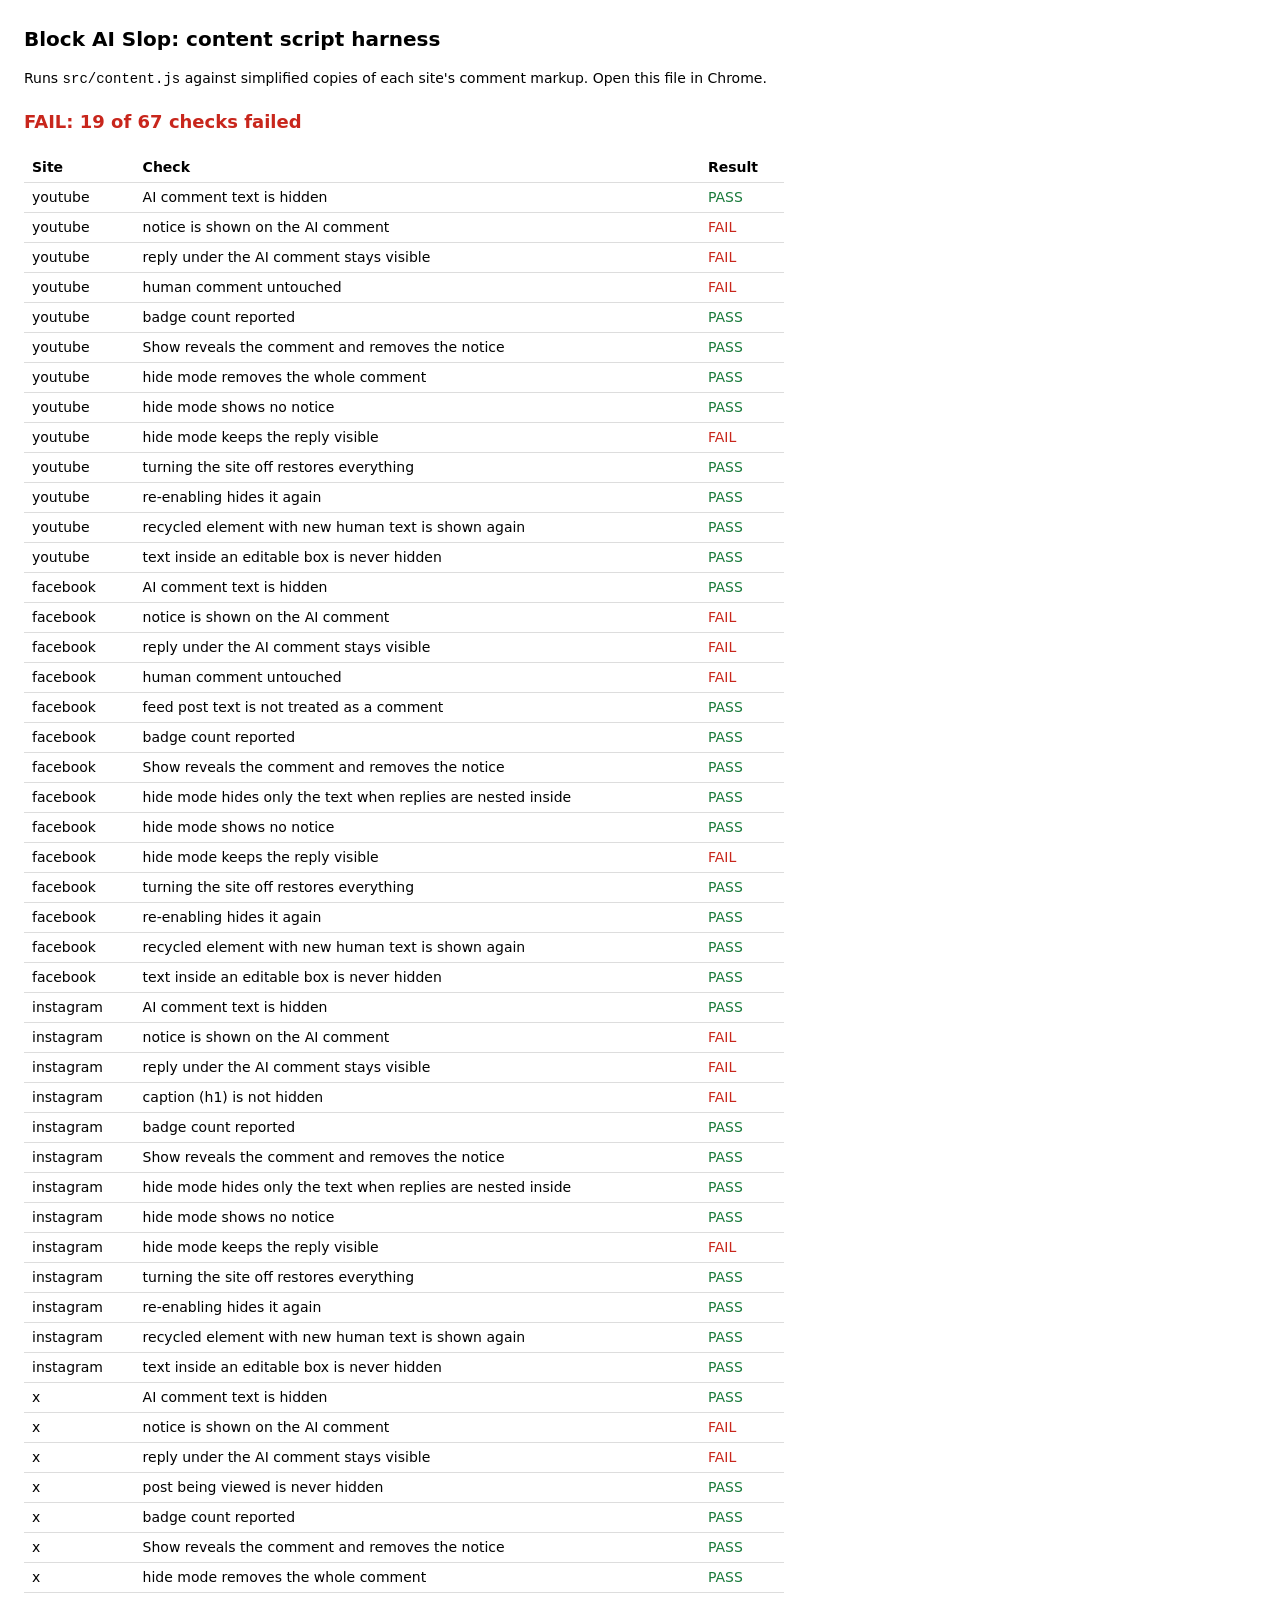
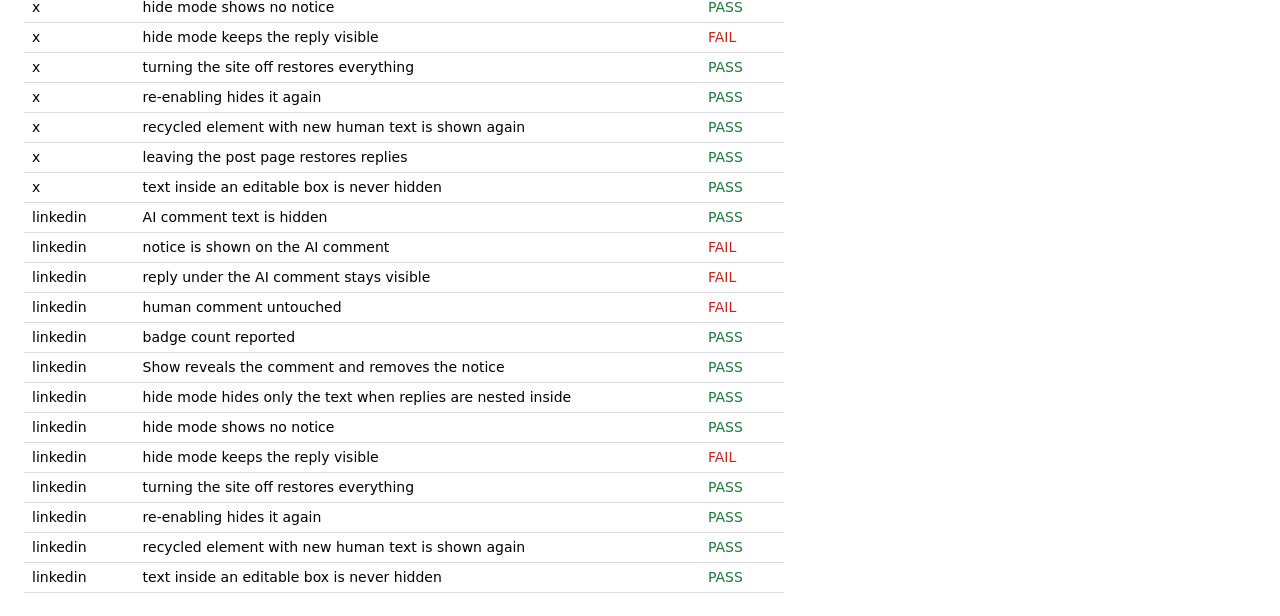
<file: harness/index.html>
<!doctype html>
<html lang="en">
<head>
  <meta charset="utf-8">
  <title>Block AI Slop: DOM harness</title>
  <style>
    body { font: 14px/1.5 system-ui, sans-serif; margin: 24px; max-width: 760px; }
    h1 { font-size: 20px; }
    #summary { font-weight: 700; font-size: 18px; }
    .pass { color: #187a3a; }
    .fail { color: #c8261c; }
    table { border-collapse: collapse; width: 100%; margin-top: 12px; }
    td, th { text-align: left; padding: 4px 8px; border-bottom: 1px solid #ddd; }
    iframe { display: none; }
  </style>
</head>
<body>
  <h1>Block AI Slop: content script harness</h1>
  <p>Runs <code>src/content.js</code> against simplified copies of each site's comment markup. Open this file in Chrome.</p>
  <p id="summary">Running&hellip;</p>
  <table><thead><tr><th>Site</th><th>Check</th><th>Result</th></tr></thead><tbody id="rows"></tbody></table>
  <script>
    const sites = ['youtube', 'x', 'facebook', 'instagram', 'linkedin'];
    const done = {};
    let failed = 0, total = 0;
    addEventListener('message', (e) => {
      const { site, results } = e.data || {};
      if (!site || done[site]) return;
      done[site] = true;
      for (const r of results) {
        total++;
        if (!r.pass) failed++;
        const tr = document.createElement('tr');
        tr.innerHTML = `<td>${site}</td><td></td><td class="${r.pass ? 'pass' : 'fail'}">${r.pass ? 'PASS' : 'FAIL'}</td>`;
        tr.children[1].textContent = r.name;
        document.getElementById('rows').append(tr);
      }
      if (Object.keys(done).length === sites.length) {
        const s = document.getElementById('summary');
        s.textContent = failed ? `FAIL: ${failed} of ${total} checks failed` : `PASS: all ${total} checks passed`;
        s.className = failed ? 'fail' : 'pass';
        document.title = s.textContent;
      }
    });
    for (const site of sites) {
      const f = document.createElement('iframe');
      f.src = 'frame.html?site=' + site;
      document.body.append(f);
    }
  </script>
</body>
</html>
</file>
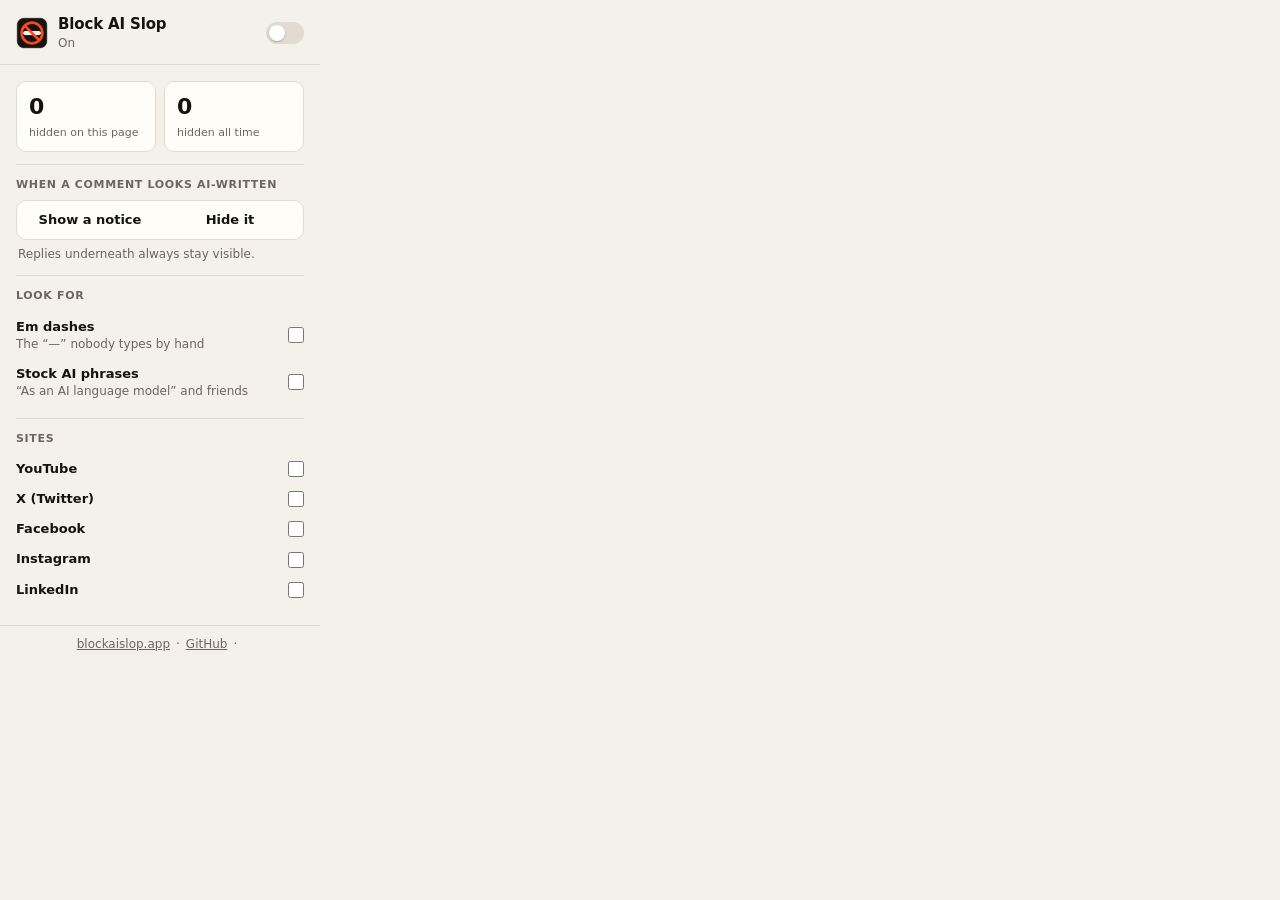
<file: popup/popup.html>
<!doctype html>
<html lang="en">
<head>
  <meta charset="utf-8">
  <meta name="viewport" content="width=device-width, initial-scale=1">
  <title>Block AI Slop</title>
  <link rel="stylesheet" href="popup.css">
</head>
<body>
  <header class="top">
    <img class="logo" src="../icons/icon48.png" width="32" height="32" alt="">
    <div class="brand">
      <h1>Block AI Slop</h1>
      <p id="status">On</p>
    </div>
    <label class="switch" title="Turn Block AI Slop on or off">
      <input type="checkbox" id="enabled" aria-label="Enable Block AI Slop">
      <span class="track" aria-hidden="true"></span>
    </label>
  </header>

  <main id="controls">
    <section class="stats" aria-label="Stats">
      <div class="stat">
        <strong id="page-count">0</strong>
        <span>hidden on this page</span>
      </div>
      <div class="stat">
        <strong id="total-count">0</strong>
        <span>hidden all time</span>
      </div>
    </section>

    <section>
      <h2>When a comment looks AI-written</h2>
      <div class="segmented" role="radiogroup" aria-label="Action">
        <label><input type="radio" name="mode" value="replace"><span>Show a notice</span></label>
        <label><input type="radio" name="mode" value="hide"><span>Hide it</span></label>
      </div>
      <p class="hint">Replies underneath always stay visible.</p>
    </section>

    <section>
      <h2>Look for</h2>
      <label class="row">
        <span class="row-text"><b>Em dashes</b><small>The &ldquo;&mdash;&rdquo; nobody types by hand</small></span>
        <input type="checkbox" data-rule="emDash">
      </label>
      <label class="row">
        <span class="row-text"><b>Stock AI phrases</b><small>&ldquo;As an AI language model&rdquo; and friends</small></span>
        <input type="checkbox" data-rule="phrases">
      </label>
    </section>

    <section>
      <h2>Sites</h2>
      <div id="sites"></div>
    </section>
  </main>

  <footer>
    <a href="https://blockaislop.app" target="_blank" rel="noopener">blockaislop.app</a>
    <span aria-hidden="true">&middot;</span>
    <a href="https://github.com/andrewtvuong/block-ai-slop" target="_blank" rel="noopener">GitHub</a>
    <span aria-hidden="true">&middot;</span>
    <span id="version"></span>
  </footer>

  <script src="../src/settings.js"></script>
  <script src="../src/sites.js"></script>
  <script src="popup.js"></script>
</body>
</html>
</file>
<file: popup/popup.css>
:root {
  --paper: #f4f1ea;
  --card: #fffdf8;
  --ink: #16130f;
  --muted: #6d665c;
  --line: #e2dcd0;
  --accent: #ff4a1c;
  --accent-ink: #ffffff;
  color-scheme: light;
}

@media (prefers-color-scheme: dark) {
  :root {
    --paper: #15130f;
    --card: #1e1b16;
    --ink: #f4f1ea;
    --muted: #a39a8c;
    --line: #322d26;
    color-scheme: dark;
  }
}

* {
  box-sizing: border-box;
}

html,
body {
  margin: 0;
}

body {
  width: 320px;
  background: var(--paper);
  color: var(--ink);
  font: 13px/1.4 system-ui, -apple-system, "Segoe UI", Roboto, sans-serif;
}

.top {
  display: flex;
  align-items: center;
  gap: 10px;
  padding: 14px 16px 12px;
  border-bottom: 1px solid var(--line);
}

.logo {
  border-radius: 8px;
}

.brand {
  flex: 1;
  min-width: 0;
}

h1 {
  margin: 0;
  font-size: 15px;
  font-weight: 700;
  letter-spacing: -0.01em;
}

#status {
  margin: 0;
  color: var(--muted);
  font-size: 12px;
}

main {
  padding: 4px 16px 8px;
  transition: opacity 0.15s;
}

body.off main {
  opacity: 0.45;
  pointer-events: none;
}

section {
  padding: 12px 0;
  border-bottom: 1px solid var(--line);
}

section:last-child {
  border-bottom: 0;
}

h2 {
  margin: 0 0 8px;
  color: var(--muted);
  font-size: 11px;
  font-weight: 600;
  letter-spacing: 0.06em;
  text-transform: uppercase;
}

.stats {
  display: grid;
  grid-template-columns: 1fr 1fr;
  gap: 8px;
}

.stat {
  padding: 10px 12px;
  border: 1px solid var(--line);
  border-radius: 10px;
  background: var(--card);
}

.stat strong {
  display: block;
  font-size: 22px;
  font-variant-numeric: tabular-nums;
  letter-spacing: -0.02em;
}

.stat span {
  color: var(--muted);
  font-size: 11px;
}

.segmented {
  display: grid;
  grid-template-columns: 1fr 1fr;
  padding: 3px;
  border: 1px solid var(--line);
  border-radius: 10px;
  background: var(--card);
}

.segmented label {
  position: relative;
}

.segmented input {
  position: absolute;
  opacity: 0;
  pointer-events: none;
}

.segmented span {
  display: block;
  padding: 7px 8px;
  border-radius: 7px;
  font-weight: 600;
  text-align: center;
  cursor: pointer;
}

.segmented input:checked + span {
  background: var(--ink);
  color: var(--paper);
}

.segmented input:focus-visible + span {
  outline: 2px solid var(--accent);
  outline-offset: 1px;
}

.hint {
  margin: 6px 2px 0;
  color: var(--muted);
  font-size: 12px;
}

.row {
  display: flex;
  align-items: center;
  justify-content: space-between;
  gap: 12px;
  padding: 6px 0;
  cursor: pointer;
}

.row-text {
  display: flex;
  flex-direction: column;
}

.row-text b {
  font-weight: 600;
}

.row-text small {
  color: var(--muted);
  font-size: 12px;
}

input[type="checkbox"] {
  width: 16px;
  height: 16px;
  margin: 0;
  accent-color: var(--accent);
  cursor: pointer;
}

.switch {
  position: relative;
  flex: none;
  cursor: pointer;
}

.switch input {
  position: absolute;
  inset: 0;
  width: 100%;
  height: 100%;
  opacity: 0;
}

.switch .track {
  display: block;
  width: 38px;
  height: 22px;
  border-radius: 999px;
  background: var(--line);
  transition: background 0.15s;
}

.switch .track::after {
  content: "";
  position: absolute;
  top: 3px;
  left: 3px;
  width: 16px;
  height: 16px;
  border-radius: 50%;
  background: #fff;
  box-shadow: 0 1px 2px rgb(0 0 0 / 25%);
  transition: transform 0.15s;
}

.switch input:checked + .track {
  background: var(--accent);
}

.switch input:checked + .track::after {
  transform: translateX(16px);
}

.switch input:focus-visible + .track {
  outline: 2px solid var(--accent);
  outline-offset: 2px;
}

footer {
  display: flex;
  gap: 6px;
  justify-content: center;
  padding: 10px 16px 14px;
  border-top: 1px solid var(--line);
  color: var(--muted);
  font-size: 12px;
}

footer a {
  color: inherit;
}

footer a:hover {
  color: var(--ink);
}
</file>
